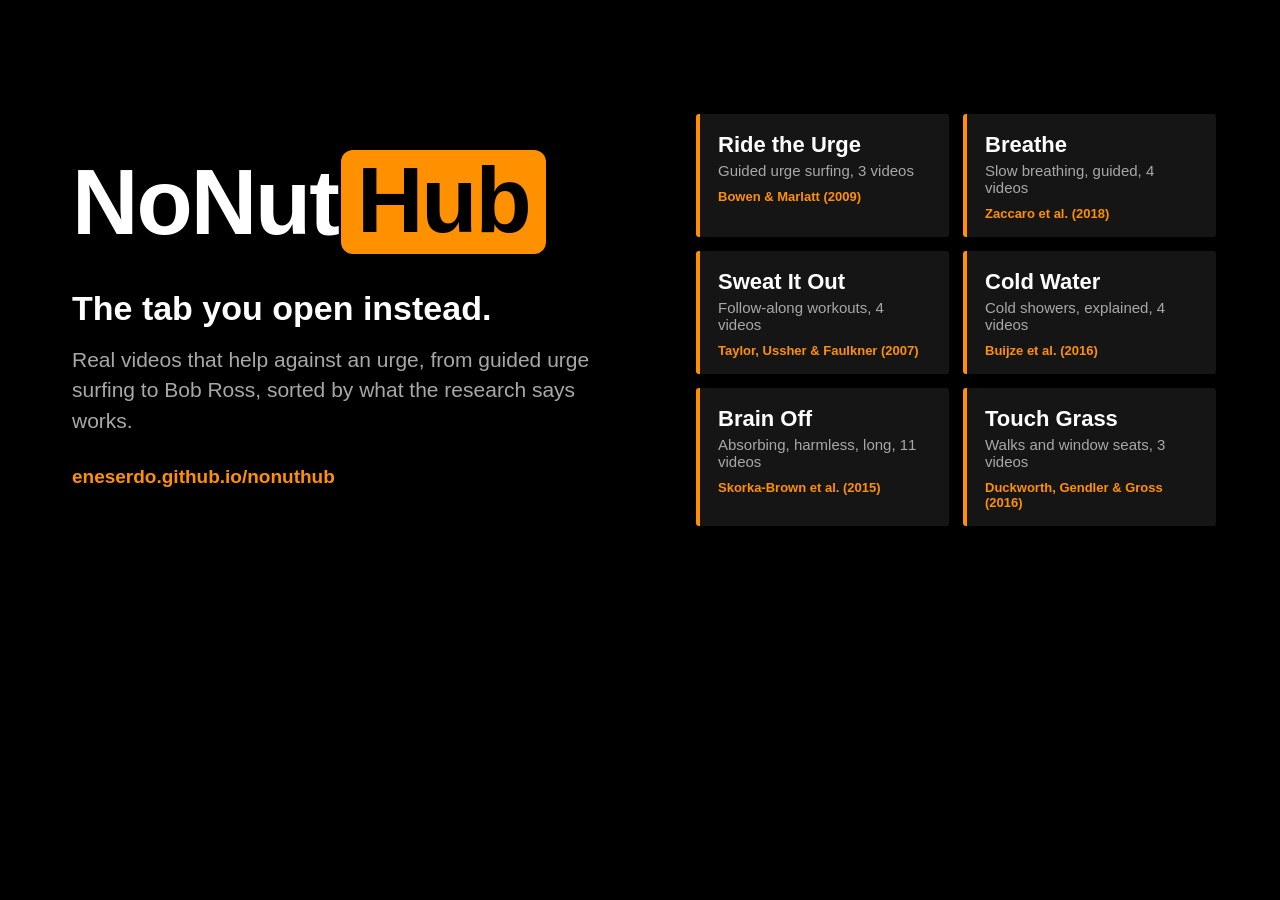
<file: docs/readme/banner.html>
<!doctype html>
<html lang="en">
<head>
<meta charset="utf-8">
<title>NoNutHub banner</title>
<link rel="stylesheet" href="../style.css">
<style>
  /* Source of docs/readme/banner.png and docs/og.png: python tools/shots.py */
  html, body { margin: 0; width: 1280px; height: 640px; overflow: hidden; background: #000; }
  .copy { position: absolute; left: 72px; top: 150px; width: 560px; }
  .copy .logo { font-size: 92px; letter-spacing: -2px; }
  .copy .logo .l2 { border-radius: 12px; padding: 4px 16px 8px; }
  .copy p { margin: 34px 0 0; font: bold 34px/1.2 Arial, Helvetica, sans-serif; }
  .copy small { display: block; margin-top: 16px; color: #a8a8a8; font: 21px/1.45 Arial, Helvetica, sans-serif; }
  .copy .url { display: block; margin-top: 30px; color: #ff9000; font: bold 19px Arial, Helvetica, sans-serif; }
  .cats { position: absolute; right: 64px; top: 114px; width: 520px; display: grid; grid-template-columns: 1fr 1fr; gap: 14px; }
  .cats div { padding: 18px 18px 16px; background: #151515; border-left: 4px solid #ff9000; border-radius: 3px; }
  .cats b { display: block; font: bold 22px Arial, Helvetica, sans-serif; }
  .cats span { display: block; margin-top: 4px; color: #a8a8a8; font: 15px Arial, Helvetica, sans-serif; }
  .cats em { display: block; margin-top: 10px; color: #ff9000; font: bold 13px Arial, Helvetica, sans-serif; font-style: normal; }
</style>
</head>
<body>
  <div class="copy">
    <span class="logo"><span class="l1">NoNut</span><span class="l2">Hub</span></span>
    <p>The tab you open instead.</p>
    <small>Real videos that help against an urge, from guided urge surfing to Bob Ross, sorted by what the research says works.</small>
    <span class="url">eneserdo.github.io/nonuthub</span>
  </div>
  <div class="cats" id="cats"></div>
<script type="module">
  import { CATEGORIES, VIDEOS, STUDIES } from "../data.js";
  for (const c of CATEGORIES.slice(0, 6)) {
    const d = document.createElement("div");
    d.innerHTML = `<b>${c.name}</b><span>${c.desc}, ${VIDEOS.filter(v => v.cat === c.id).length} videos</span><em>${STUDIES[c.studies[0]].cite}</em>`;
    document.getElementById("cats").append(d);
  }
</script>
</body>
</html>
</file>
<file: docs/style.css>
:root {
  --bg: #000; --bar: #1b1b1b; --panel: #151515; --line: #2c2c2c; --text: #fff; --muted: #a8a8a8; --dim: #6f6f6f;
  --or: #ff9000; --or-hi: #ffa733; --green: #6fbf3b;
  --font: Arial, Helvetica, sans-serif;
  color-scheme: dark;
}
* { box-sizing: border-box; }
html { -webkit-text-size-adjust: 100%; }
body { margin: 0; background: var(--bg); color: var(--text); font: 14px/1.4 var(--font); }
a { color: inherit; text-decoration: none; }
button { font: inherit; color: inherit; cursor: pointer; }
:focus-visible { outline: 2px solid var(--or); outline-offset: 2px; }
.wrap { max-width: 1480px; margin: 0 auto; padding: 0 24px; }

/* logo: white word, black word on an orange tile */
.logo { display: inline-flex; align-items: center; font: bold 30px/1 var(--font); letter-spacing: -.5px; white-space: nowrap; }
.logo .l1 { color: #fff; padding-right: 3px; }
.logo .l2 { background: var(--or); color: #000; border-radius: 5px; padding: 2px 6px 3px; }
.logo.small { font-size: 22px; }

/* top strip */
.topbar { display: flex; align-items: center; gap: 14px; padding: 6px 24px; background: #0e0e0e; color: var(--muted); font-size: 12px; border-bottom: 1px solid #191919; }
#nov-bar { flex: 0 1 220px; height: 4px; background: #2a2a2a; border-radius: 2px; overflow: hidden; }
#nov-bar i { display: block; height: 100%; width: 0; background: var(--or); }
.topbar a { margin-left: auto; color: var(--muted); }
.topbar a:hover { color: var(--or); }

/* header */
.head { display: flex; align-items: center; gap: 28px; padding: 14px 24px; background: #000; }
.menu { display: none; background: none; border: 0; padding: 6px; }
.menu span { display: block; width: 22px; height: 2px; margin: 5px 0; background: #fff; }
.search { flex: 1; max-width: 640px; display: flex; height: 40px; }
.search input { flex: 1; min-width: 0; border: 0; border-radius: 4px 0 0 4px; padding: 0 14px; background: #2f2f2f; color: #fff; font: 15px var(--font); }
.search input::placeholder { color: #8d8d8d; }
.search input:focus { outline: none; background: #3a3a3a; }
.search button { width: 52px; border: 0; border-radius: 0 4px 4px 0; background: var(--or); color: #000; }
.search button:hover { background: var(--or-hi); }
.search svg { width: 20px; height: 20px; }
.right { margin-left: auto; display: flex; align-items: center; gap: 16px; }
.upload { color: #fff; font-weight: bold; padding: 9px 14px; border: 1px solid #3b3b3b; border-radius: 4px; }
.upload:hover { border-color: var(--or); color: var(--or); }
.pill { background: var(--or); color: #000; padding: 9px 14px; border-radius: 4px; white-space: nowrap; }
.pill:hover { background: var(--or-hi); }

/* nav row */
.nav { display: flex; gap: 0; padding: 0 12px; background: var(--bar); border-bottom: 1px solid #262626; overflow-x: auto; scrollbar-width: none; }
.nav a { padding: 13px 14px 11px; font-weight: bold; text-transform: uppercase; font-size: 13px; color: #e6e6e6; border-bottom: 3px solid transparent; white-space: nowrap; }
.nav a:hover { color: var(--or); }
.nav a.on { color: var(--or); border-bottom-color: var(--or); }

/* buttons */
.btn { display: inline-block; border: 0; border-radius: 4px; padding: 9px 16px; background: #2d2d2d; color: #fff; font-weight: bold; }
.btn:hover { background: #3a3a3a; }
.btn-or { background: var(--or); color: #000; }
.btn-or:hover { background: var(--or-hi); }
.btn.big { padding: 13px 26px; font-size: 16px; }

/* promo strip */
.promo { display: flex; align-items: center; justify-content: space-between; gap: 20px; margin: 22px 0 6px; padding: 14px 18px; background: var(--panel); border-left: 4px solid var(--or); color: #ddd; font-size: 15px; }
.promo b { color: #fff; }

/* section heads + sort tabs */
.sec-head { display: flex; align-items: flex-end; justify-content: space-between; gap: 16px; flex-wrap: wrap; margin: 26px 0 12px; }
.sec-head h2 { margin: 0; font-size: 20px; }
.sec-head h2 small { color: var(--muted); font-weight: normal; font-size: 14px; margin-left: 6px; }
.sorts { display: flex; gap: 4px; flex-wrap: wrap; }
.sorts a { padding: 6px 12px; border-radius: 3px; color: var(--muted); font-weight: bold; font-size: 13px; }
.sorts a:hover { color: #fff; }
.sorts a.on { background: #2b2b2b; color: var(--or); }
.more { color: var(--or); font-weight: bold; font-size: 13px; }
.more:hover { text-decoration: underline; }

/* video grid */
.grid { display: grid; grid-template-columns: repeat(auto-fill, minmax(250px, 1fr)); gap: 22px 14px; }
.card, .cat { display: block; min-width: 0; }
.thumb { position: relative; aspect-ratio: 16 / 9; background: #111; border-radius: 3px; overflow: hidden; }
.thumb img { display: block; width: 100%; height: 100%; object-fit: cover; }
.card:hover .thumb, .cat:hover .thumb { outline: 2px solid var(--or); outline-offset: -2px; }
.dur { position: absolute; right: 5px; bottom: 5px; padding: 1px 5px; border-radius: 2px; background: rgba(0,0,0,.8); font-size: 12px; font-weight: bold; }
.badge { position: absolute; left: 5px; bottom: 5px; padding: 1px 5px; border-radius: 2px; background: rgba(0,0,0,.8); color: var(--or); font-size: 11px; font-weight: bold; }
.badge.play { background: var(--or); color: #000; }
.meta { display: flex; flex-direction: column; gap: 3px; padding-top: 7px; }
.title { font-weight: bold; font-size: 14px; line-height: 1.3; display: -webkit-box; -webkit-line-clamp: 2; -webkit-box-orient: vertical; overflow: hidden; }
.card:hover .title, .cat:hover .title { color: var(--or); }
.chan { display: flex; align-items: center; gap: 5px; color: var(--muted); font-size: 13px; }
.ok { width: 13px; height: 13px; fill: var(--or); flex: none; }
.stats { display: flex; justify-content: space-between; gap: 8px; color: var(--dim); font-size: 12px; }
.rate { color: var(--green); font-weight: bold; }
.cats .title { display: block; margin-top: 8px; font-size: 16px; }
.cats .title em { color: var(--muted); font-style: normal; font-weight: normal; }
.cat .sub { color: var(--muted); font-size: 13px; }

/* search */
.noresults { margin: 30px 0 10px; padding: 26px; background: var(--panel); border-radius: 4px; }
.noresults h2 { margin: 0 0 8px; font-size: 22px; }
.noresults p { margin: 0; max-width: 70ch; color: #cfcfcf; font-size: 15px; }
.empty { color: var(--muted); }
.loadmore { padding: 26px 0 6px; text-align: center; color: var(--dim); font-size: 13px; }
.ythint { margin: 10px 0 0; padding: 10px 14px; background: var(--panel); border-left: 3px solid var(--or); color: #cfcfcf; font-size: 13px; }
.ythint a { color: var(--or); font-weight: bold; }

/* watch page */
.watch { display: grid; grid-template-columns: minmax(0, 1fr) 360px; gap: 26px; margin-top: 22px; }
.player { position: relative; background: #000; aspect-ratio: 16 / 9; overflow: hidden; }
.player img, .player iframe { display: block; width: 100%; height: 100%; border: 0; object-fit: cover; }
.player .dur { font-size: 14px; padding: 2px 7px; right: 10px; bottom: 10px; }
.bigplay { position: absolute; inset: 50% auto auto 50%; width: 84px; height: 84px; margin: -42px 0 0 -42px; border: 0; border-radius: 50%; background: rgba(0,0,0,.7); display: block; }
.bigplay svg { width: 44px; height: 44px; fill: #fff; margin-left: 4px; }
.bigplay:hover { background: var(--or); }
.bigplay:hover svg { fill: #000; }
.plan-card label { display: flex; gap: 8px; align-items: center; flex: 1 1 320px; font-weight: bold; }
.plan-card input { flex: 1; min-width: 0; height: 38px; border: 1px solid #3a3a3a; border-radius: 4px; background: #222; color: #fff; padding: 0 10px; font: 14px var(--font); }
.plan-card input:focus { border-color: var(--or); outline: none; }
.saved { color: var(--green); font-weight: bold; }
.watch h1 { font-size: 22px; margin: 16px 0 10px; line-height: 1.25; }
.vbar { display: flex; align-items: center; justify-content: space-between; gap: 12px; flex-wrap: wrap; color: var(--muted); }
.acts { display: flex; gap: 8px; flex-wrap: wrap; }
.acts button, .acts a { border: 0; border-radius: 4px; padding: 8px 14px; background: #262626; font-weight: bold; font-size: 13px; }
.acts button:hover, .acts a:hover { background: #333; color: var(--or); }
.ratebar { height: 3px; margin-top: 10px; background: #3a3a3a; }
.ratebar i { display: block; height: 100%; width: 0; background: var(--green); }
.chanrow { display: flex; align-items: center; gap: 12px; padding: 14px 0; border-bottom: 1px solid var(--line); }
.chanrow div { display: flex; flex-direction: column; }
.chanrow small { color: var(--muted); }
.chanrow .btn { margin-left: auto; }
.avatar { width: 42px; height: 42px; border-radius: 50%; background: var(--or); color: #000; display: grid; place-items: center; font: bold 20px var(--font); }
.tabs { padding: 12px 0 0; color: var(--or); border-bottom: 1px solid var(--line); }
.tabs b { display: inline-block; padding-bottom: 8px; border-bottom: 3px solid var(--or); }
.about { max-width: 80ch; font-size: 15px; color: #dcdcdc; }
.src h3 { font-size: 15px; margin: 18px 0 6px; color: #fff; }
.src p { margin: 0 0 8px; font-size: 14px; color: var(--muted); }
.src a, .about .cats a { color: var(--or); font-weight: bold; }
.about .cats { display: block; color: var(--muted); font-size: 13px; }
.related h3 { margin: 0 0 12px; font-size: 16px; }
.related .card { display: grid; grid-template-columns: 168px 1fr; gap: 10px; margin-bottom: 12px; }
.related .meta { padding-top: 0; }
.related .stats { display: none; }

/* research */
.lead { max-width: 85ch; font-size: 16px; color: #dcdcdc; }
.research table { width: 100%; border-collapse: collapse; font-size: 14px; }
.research th { text-align: left; padding: 10px 12px; background: var(--bar); color: var(--muted); font-size: 12px; text-transform: uppercase; }
.research td { padding: 14px 12px; border-bottom: 1px solid var(--line); vertical-align: top; color: #d6d6d6; }
.research td:first-child { width: 30%; }
.research td:first-child a { color: var(--or); }
.research td:first-child span { display: block; margin-top: 4px; color: var(--dim); font-size: 12px; }
.research td:last-child { width: 22%; }
.research td:last-child a { display: block; margin-bottom: 6px; color: #fff; }
.research td:last-child a:hover { color: var(--or); }
.tag { display: inline-block; padding: 2px 7px; border-radius: 3px; background: #2a2a2a; font-size: 12px; font-weight: bold; white-space: nowrap; }
.retracted .tag { background: #5a1512; color: #ff8a80; }

/* streak */
.streak { max-width: 760px; }
.streak .big { font: bold 54px/1 var(--font); color: var(--or); }
.streak > p { color: var(--muted); }
.cal { display: grid; grid-template-columns: repeat(10, 1fr); gap: 6px; margin: 18px 0 24px; }
.cal button { aspect-ratio: 1; border: 0; border-radius: 4px; font-weight: bold; font-size: 15px; }
.cal .clean { background: var(--or); color: #000; }
.cal .slip { background: #4a4a4a; color: #fff; text-decoration: line-through; }
.cal .future { background: #1c1c1c; color: #5c5c5c; cursor: default; }
.cal .today { box-shadow: 0 0 0 2px #fff; }
.plan-card { display: flex; flex-wrap: wrap; gap: 10px; align-items: center; padding: 18px; background: var(--panel); border-radius: 4px; }
.plan-card h3, .plan-card p { flex-basis: 100%; }
.plan-card a, .fine a, .catwhy a { color: var(--or); }
.catwhy { max-width: 95ch; margin: -2px 0 18px; color: #cfcfcf; font-size: 15px; }
.catwhy span { display: block; margin-top: 4px; font-size: 13px; }
.plan-card h3 { margin: 0 0 6px; }
.plan-card p { color: #dcdcdc; font-size: 15px; }
.fine { color: var(--dim); font-size: 13px; margin-top: 18px; }

/* footer */
.foot { margin-top: 56px; padding: 34px 0 40px; background: #0d0d0d; border-top: 1px solid #1d1d1d; color: var(--muted); }
.foot .cols { display: grid; grid-template-columns: 220px 160px 160px 1fr; gap: 28px; align-items: start; }
.foot h4 { margin: 0 0 8px; color: #fff; font-size: 13px; text-transform: uppercase; }
.foot .cols a:not(.logo) { display: block; margin-bottom: 6px; }
.foot .cols a:not(.logo):hover { color: var(--or); }
.legal { margin: 0; font-size: 12px; line-height: 1.6; }

/* entry gate */
.gate { position: fixed; inset: 0; z-index: 50; display: grid; place-items: center; padding: 16px; background: rgba(0,0,0,.92); }
.gate-box { width: min(560px, 100%); padding: 34px 32px 26px; background: #121212; border-top: 4px solid var(--or); text-align: center; border-radius: 4px; }
.gate-box h2 { margin: 22px 0 10px; font-size: 26px; }
.gate-box p { color: #cfcfcf; font-size: 15px; margin: 0 0 22px; }
.gate-box .exit { display: block; margin-top: 14px; color: var(--muted); text-decoration: underline; }
.gate-box small { display: block; margin-top: 18px; color: var(--dim); }

@media (max-width: 1100px) {
  .watch { grid-template-columns: 1fr; }
  .related .card { grid-template-columns: 200px 1fr; }
  .foot .cols { grid-template-columns: 1fr 1fr; }
  .legal { grid-column: 1 / -1; }
}
@media (max-width: 720px) {
  .wrap { padding: 0 16px; }
  .topbar { padding: 6px 16px; }
  .topbar a { display: none; }
  #nov-label { white-space: nowrap; overflow: hidden; text-overflow: ellipsis; min-width: 0; }
  #nov-bar { flex: 1 0 60px; }
  .sorts { flex-wrap: nowrap; overflow-x: auto; scrollbar-width: none; max-width: 100%; }
  .sorts a { white-space: nowrap; }
  .sec-head > * { min-width: 0; }
  .head { flex-wrap: wrap; gap: 12px; padding: 12px 16px; }
  .menu { display: block; }
  .logo { font-size: 24px; }
  .search { order: 3; flex-basis: 100%; max-width: none; }
  .upload { display: none; }
  .nav { display: none; flex-direction: column; padding: 0; }
  body.navopen .nav { display: flex; }
  .nav a { border-bottom: 1px solid #262626; }
  .grid { grid-template-columns: 1fr 1fr; gap: 16px 10px; }
  .title { font-size: 13px; }
  .stats { display: none; }
  .promo { flex-direction: column; align-items: flex-start; }
  .related .card { grid-template-columns: 140px 1fr; }
  .research thead { display: none; }
  .research tr { display: block; padding: 12px 0; border-bottom: 1px solid var(--line); }
  .research td { display: block; width: auto !important; padding: 4px 0; border: 0; }
  .cal { grid-template-columns: repeat(6, 1fr); }
  .streak .big { font-size: 42px; }
  .foot .cols { grid-template-columns: 1fr; }
  @media (max-width: 400px) { .grid:not(.cats) { grid-template-columns: 1fr; } }
@media (prefers-reduced-motion: reduce) { * { scroll-behavior: auto !important; } }
</file>
